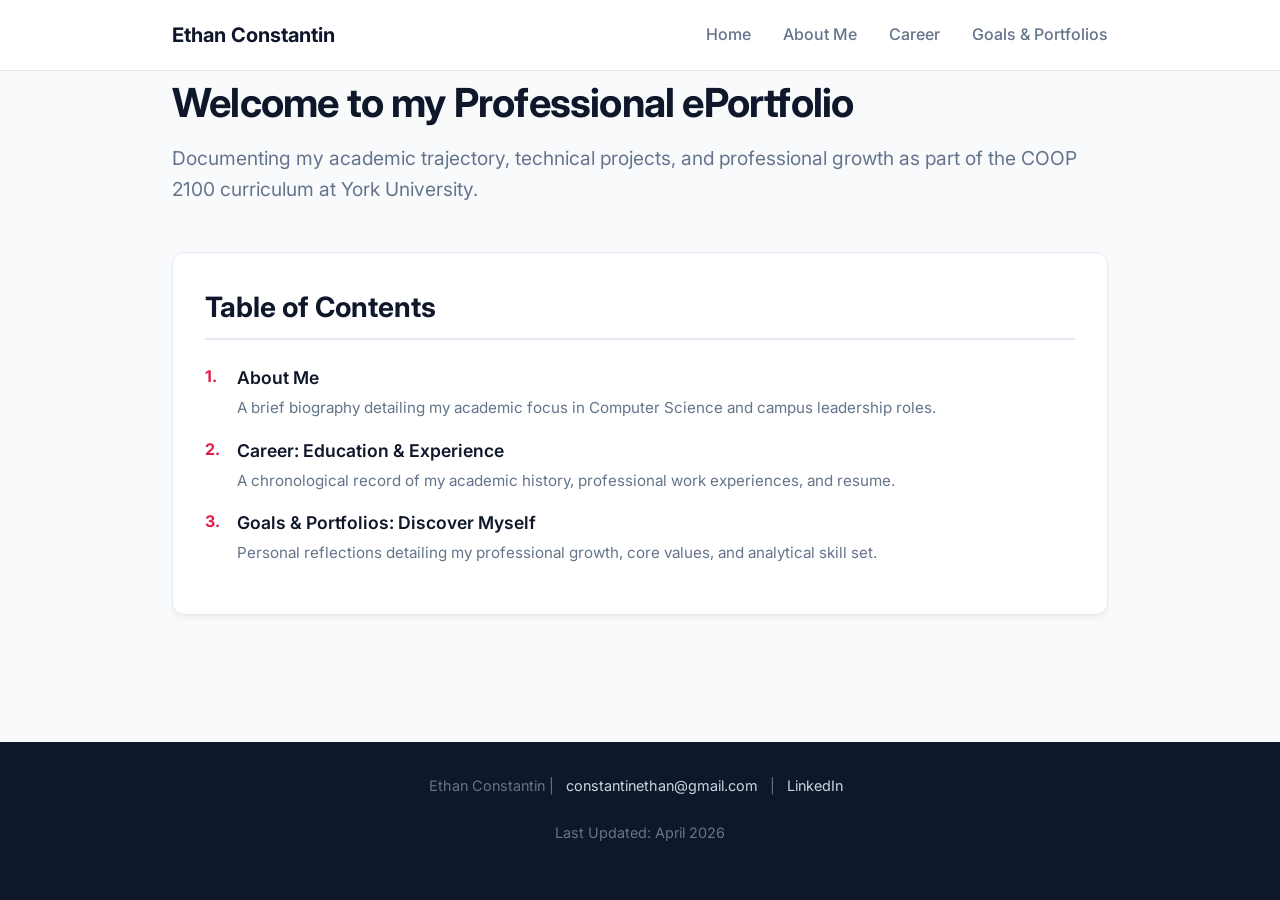
<file: index.html>
<!DOCTYPE html>
<html lang="en">
<head>
    <meta charset="UTF-8">
    <meta name="viewport" content="width=device-width, initial-scale=1.0">
    <title>Ethan Constantin - Professional ePortfolio</title>
    <link rel="stylesheet" href="styles.css">
</head>
<body>
    <header>
        <div class="container nav-wrapper">
            <nav>
                <a href="index.html" class="nav-brand">Ethan Constantin</a>
                <div class="nav-links">
                    <a href="index.html">Home</a>
                    <a href="about.html">About Me</a>
                    <a href="career.html">Career</a>
                    <a href="goals.html">Goals & Portfolios</a>
                </div>
            </nav>
        </div>
    </header>

    <main class="container">
        <h1>Welcome to my Professional ePortfolio</h1>
        <p style="font-size: 1.2rem;">Documenting my academic trajectory, technical projects, and professional growth as part of the COOP 2100 curriculum at York University.</p>

        <div class="card" style="margin-top: 3rem;">
            <h2>Table of Contents</h2>
            <ol class="toc-list">
                <li>
                    <a href="about.html">About Me</a>
                    <span class="toc-desc">A brief biography detailing my academic focus in Computer Science and campus leadership roles.</span>
                </li>
                <li>
                    <a href="career.html">Career: Education & Experience</a>
                    <span class="toc-desc">A chronological record of my academic history, professional work experiences, and resume.</span>
                </li>
                <li>
                    <a href="goals.html">Goals & Portfolios: Discover Myself</a>
                    <span class="toc-desc">Personal reflections detailing my professional growth, core values, and analytical skill set.</span>
                </li>
            </ol>
        </div>
    </main>

    <footer>
        <div class="container">
            <p>Ethan Constantin | <a href="mailto:constantinethan@gmail.com">constantinethan@gmail.com</a> | <a href="https://www.linkedin.com/in/ethan-constantin-b8b09223b" target="_blank">LinkedIn</a></p>
            <p style="margin-top: 0.5rem;">Last Updated: April 2026</p>
        </div>
    </footer>
</body>
</html>
</file>
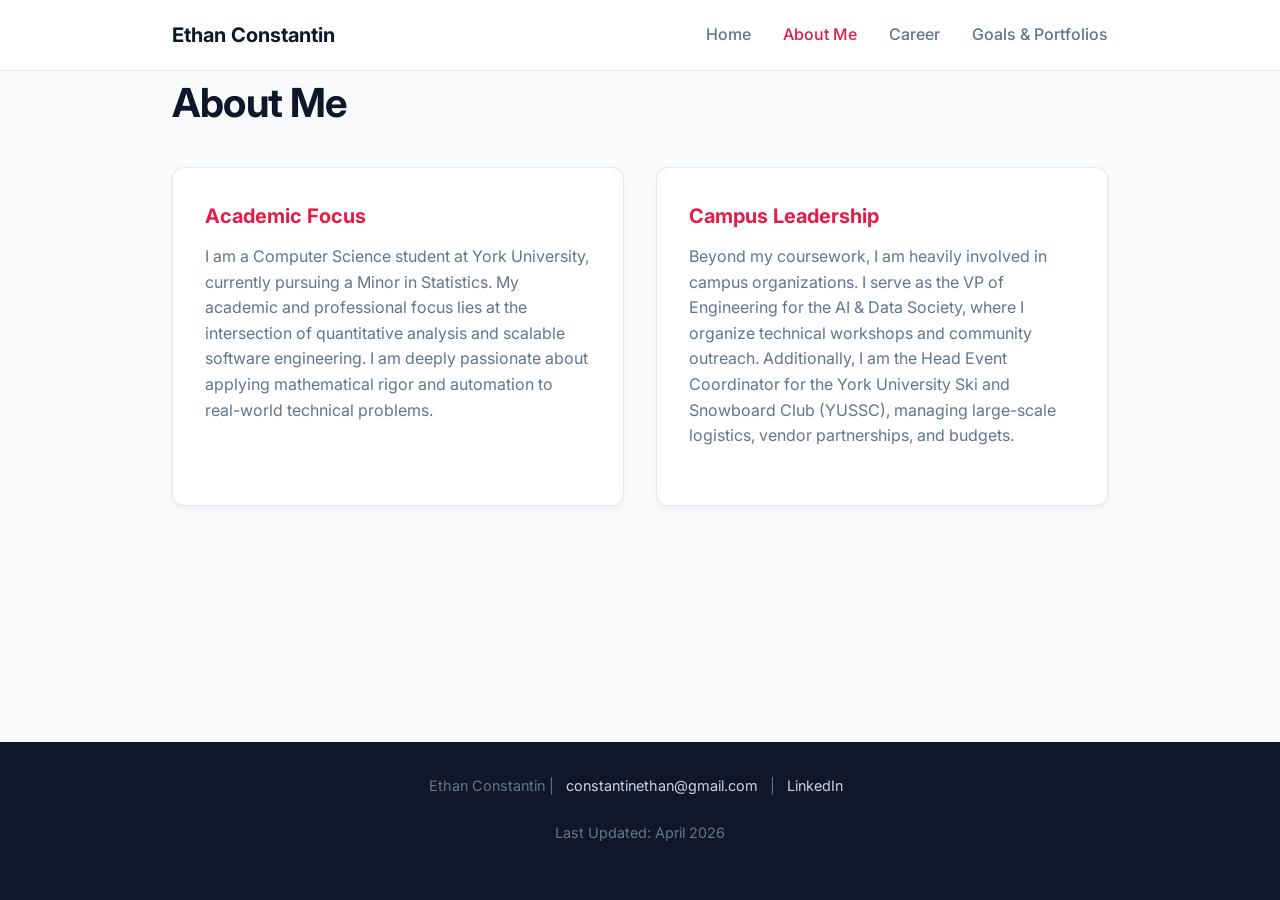
<file: about.html>
<!DOCTYPE html>
<html lang="en">
<head>
    <meta charset="UTF-8">
    <meta name="viewport" content="width=device-width, initial-scale=1.0">
    <title>About Me - Ethan Constantin</title>
    <link rel="stylesheet" href="styles.css">
</head>
<body>
    <header>
        <div class="container">
            <nav>
                <a href="index.html" class="nav-brand">Ethan Constantin</a>
                <div class="nav-links">
                    <a href="index.html">Home</a>
                    <a href="about.html" style="color: var(--brand-red);">About Me</a>
                    <a href="career.html">Career</a>
                    <a href="goals.html">Goals & Portfolios</a>
                </div>
            </nav>
        </div>
    </header>

    <main class="container">
        <h1>About Me</h1>
        
        <div class="grid-2" style="margin-top: 2rem;">
            <div class="card">
                <h3>Academic Focus</h3>
                <p>I am a Computer Science student at York University, currently pursuing a Minor in Statistics. My academic and professional focus lies at the intersection of quantitative analysis and scalable software engineering. I am deeply passionate about applying mathematical rigor and automation to real-world technical problems.</p>
            </div>

            <div class="card">
                <h3>Campus Leadership</h3>
                <p>Beyond my coursework, I am heavily involved in campus organizations. I serve as the VP of Engineering for the AI & Data Society, where I organize technical workshops and community outreach. Additionally, I am the Head Event Coordinator for the York University Ski and Snowboard Club (YUSSC), managing large-scale logistics, vendor partnerships, and budgets.</p>
            </div>
        </div>
    </main>

    <footer>
        <div class="container">
            <p>Ethan Constantin | <a href="mailto:constantinethan@gmail.com">constantinethan@gmail.com</a> | <a href="https://www.linkedin.com/in/ethan-constantin-b8b09223b" target="_blank">LinkedIn</a></p>
            <p style="margin-top: 0.5rem;">Last Updated: April 2026</p>
        </div>
    </footer>
</body>
</html>
</file>
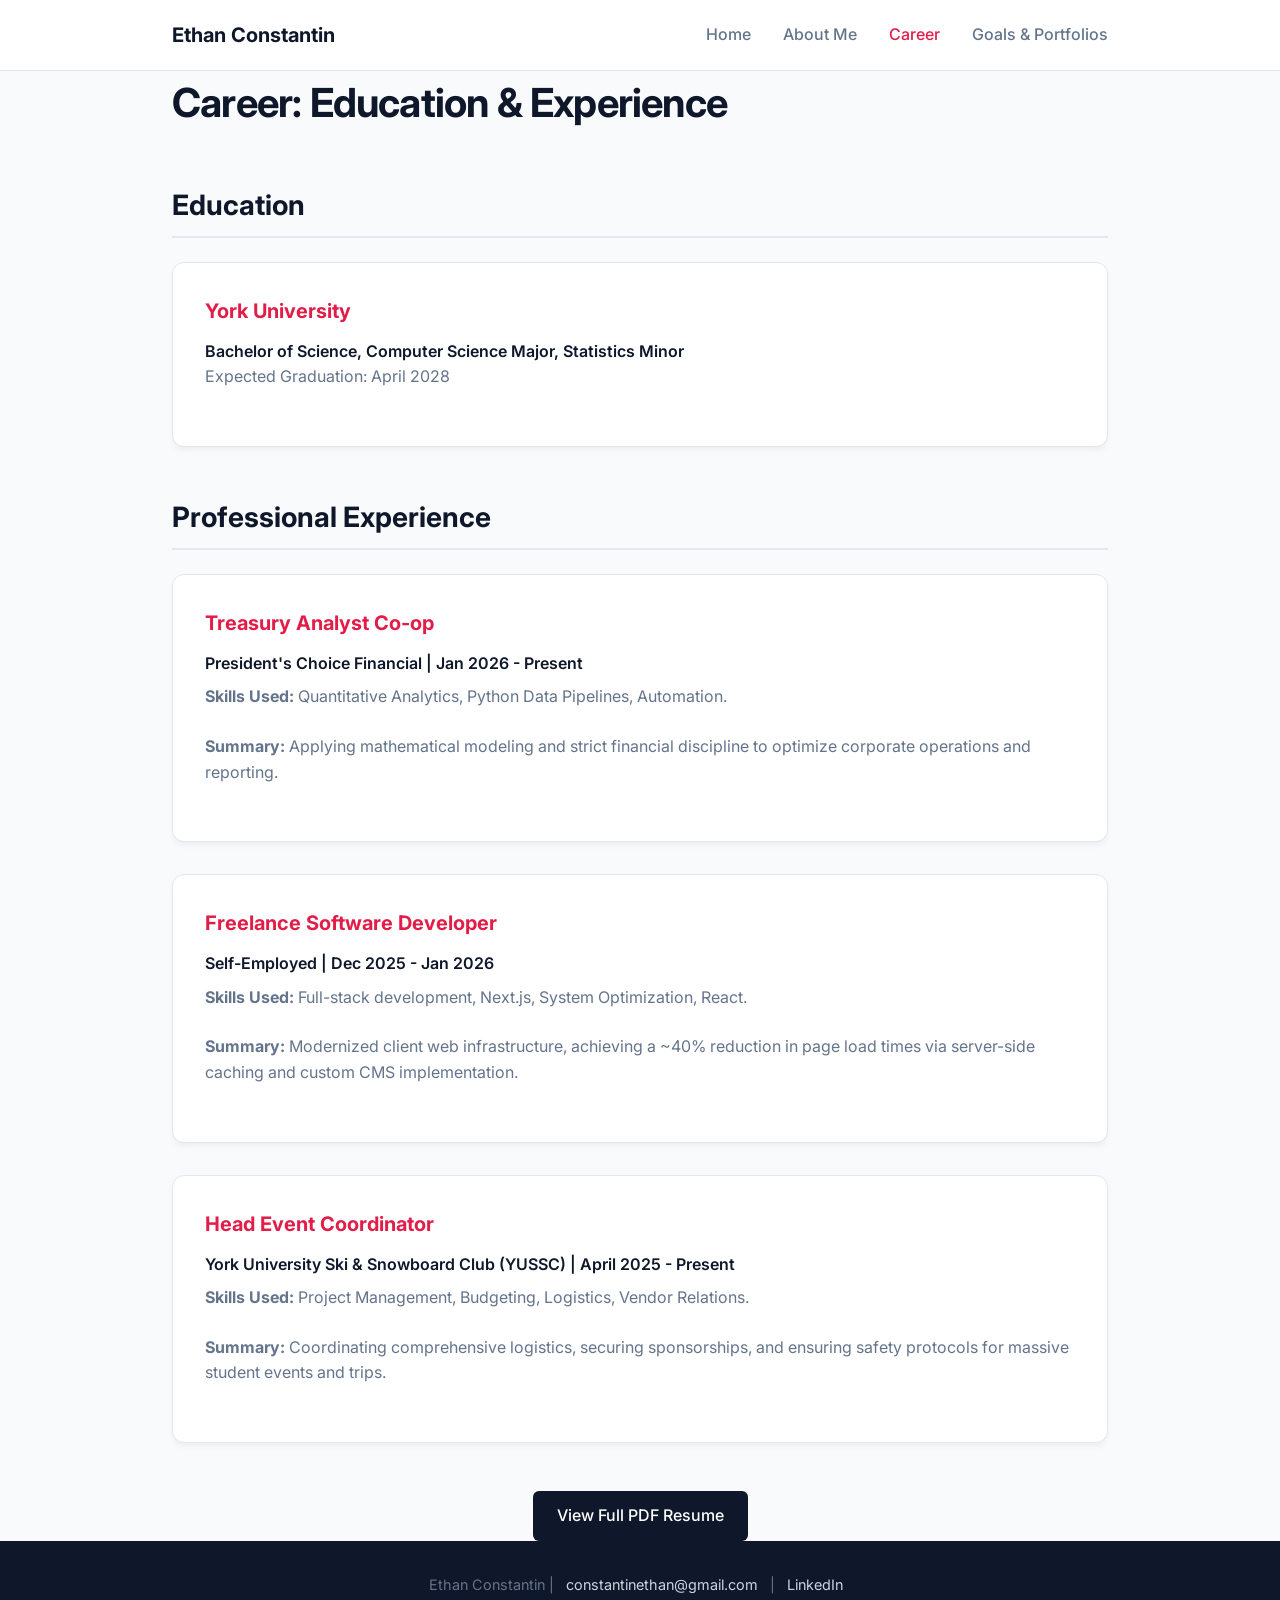
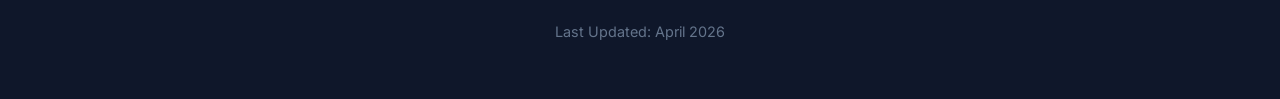
<file: career.html>
<!DOCTYPE html>
<html lang="en">
<head>
    <meta charset="UTF-8">
    <meta name="viewport" content="width=device-width, initial-scale=1.0">
    <title>Career - Ethan Constantin</title>
    <link rel="stylesheet" href="styles.css">
</head>
<body>
    <header>
        <div class="container">
            <nav>
                <a href="index.html" class="nav-brand">Ethan Constantin</a>
                <div class="nav-links">
                    <a href="index.html">Home</a>
                    <a href="about.html">About Me</a>
                    <a href="career.html" style="color: var(--brand-red);">Career</a>
                    <a href="goals.html">Goals & Portfolios</a>
                </div>
            </nav>
        </div>
    </header>

    <main class="container">
        <h1>Career: Education & Experience</h1>
        
        <h2 style="margin-top: 3rem;">Education</h2>
        <div class="card">
            <h3>York University</h3>
            <p style="margin-bottom: 0; color: var(--brand-navy); font-weight: 600;">Bachelor of Science, Computer Science Major, Statistics Minor</p>
            <p>Expected Graduation: April 2028</p>
        </div>

        <h2 style="margin-top: 3rem;">Professional Experience</h2>
        
        <div class="card">
            <h3>Treasury Analyst Co-op</h3>
            <p style="font-weight: 600; color: var(--brand-navy); margin-bottom: 0.5rem;">President's Choice Financial | Jan 2026 - Present</p>
            <p><strong>Skills Used:</strong> Quantitative Analytics, Python Data Pipelines, Automation.</p>
            <p><strong>Summary:</strong> Applying mathematical modeling and strict financial discipline to optimize corporate operations and reporting.</p>
        </div>

        <div class="card">
            <h3>Freelance Software Developer</h3>
            <p style="font-weight: 600; color: var(--brand-navy); margin-bottom: 0.5rem;">Self-Employed | Dec 2025 - Jan 2026</p>
            <p><strong>Skills Used:</strong> Full-stack development, Next.js, System Optimization, React.</p>
            <p><strong>Summary:</strong> Modernized client web infrastructure, achieving a ~40% reduction in page load times via server-side caching and custom CMS implementation.</p>
        </div>

        <div class="card">
            <h3>Head Event Coordinator</h3>
            <p style="font-weight: 600; color: var(--brand-navy); margin-bottom: 0.5rem;">York University Ski & Snowboard Club (YUSSC) | April 2025 - Present</p>
            <p><strong>Skills Used:</strong> Project Management, Budgeting, Logistics, Vendor Relations.</p>
            <p><strong>Summary:</strong> Coordinating comprehensive logistics, securing sponsorships, and ensuring safety protocols for massive student events and trips.</p>
        </div>

        <div style="margin-top: 3rem; text-align: center;">
            <a href="#" class="btn">View Full PDF Resume</a>
        </div>
    </main>

    <footer>
        <div class="container">
            <p>Ethan Constantin | <a href="mailto:constantinethan@gmail.com">constantinethan@gmail.com</a> | <a href="https://www.linkedin.com/in/ethan-constantin-b8b09223b" target="_blank">LinkedIn</a></p>
            <p style="margin-top: 0.5rem;">Last Updated: April 2026</p>
        </div>
    </footer>
</body>
</html>
</file>
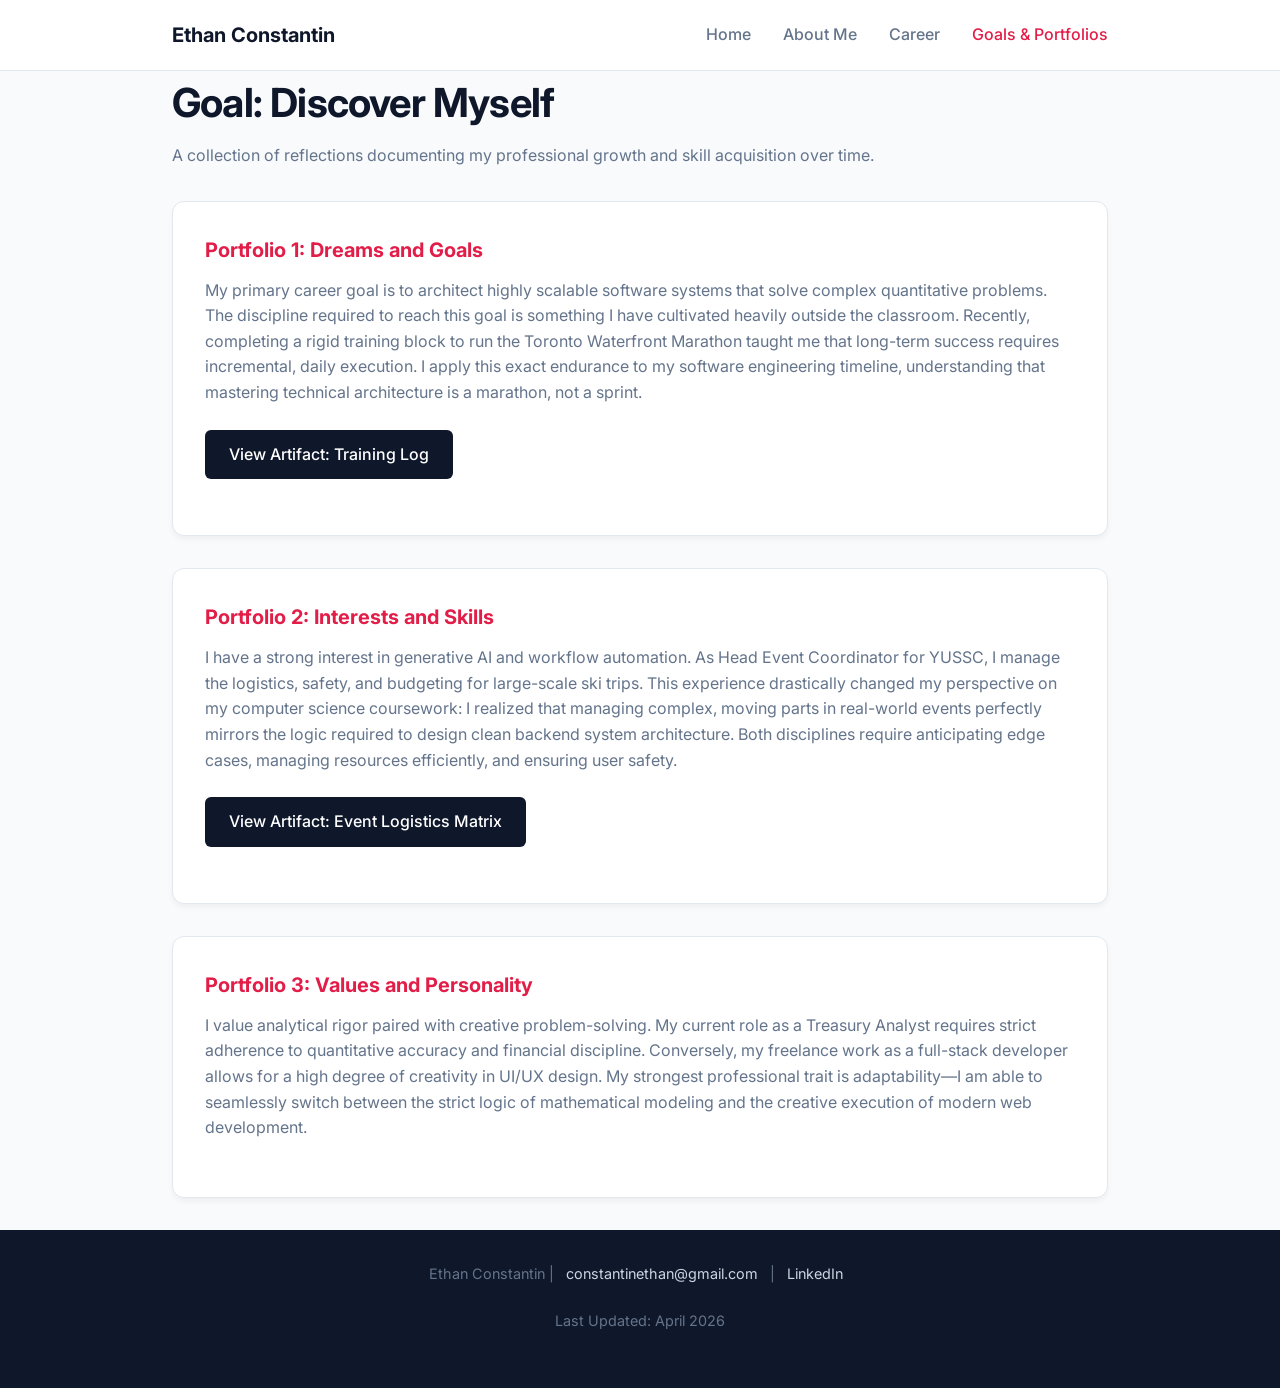
<file: goals.html>
<!DOCTYPE html>
<html lang="en">
<head>
    <meta charset="UTF-8">
    <meta name="viewport" content="width=device-width, initial-scale=1.0">
    <title>Goals & Portfolios - Ethan Constantin</title>
    <link rel="stylesheet" href="styles.css">
</head>
<body>
    <header>
        <div class="container">
            <nav>
                <a href="index.html" class="nav-brand">Ethan Constantin</a>
                <div class="nav-links">
                    <a href="index.html">Home</a>
                    <a href="about.html">About Me</a>
                    <a href="career.html">Career</a>
                    <a href="goals.html" style="color: var(--brand-red);">Goals & Portfolios</a>
                </div>
            </nav>
        </div>
    </header>

    <main class="container">
        <h1>Goal: Discover Myself</h1>
        <p>A collection of reflections documenting my professional growth and skill acquisition over time.</p>

        <div class="card" style="margin-top: 2rem;">
            <h3>Portfolio 1: Dreams and Goals</h3>
            <p>My primary career goal is to architect highly scalable software systems that solve complex quantitative problems. The discipline required to reach this goal is something I have cultivated heavily outside the classroom. Recently, completing a rigid training block to run the Toronto Waterfront Marathon taught me that long-term success requires incremental, daily execution. I apply this exact endurance to my software engineering timeline, understanding that mastering technical architecture is a marathon, not a sprint.</p>
            <p style="margin-top: 1rem;"><a href="marathon-log.html" class="btn">View Artifact: Training Log</a></p>
        </div>

        <div class="card">
            <h3>Portfolio 2: Interests and Skills</h3>
            <p>I have a strong interest in generative AI and workflow automation. As Head Event Coordinator for YUSSC, I manage the logistics, safety, and budgeting for large-scale ski trips. This experience drastically changed my perspective on my computer science coursework: I realized that managing complex, moving parts in real-world events perfectly mirrors the logic required to design clean backend system architecture. Both disciplines require anticipating edge cases, managing resources efficiently, and ensuring user safety.</p>
            <p style="margin-top: 1rem;"><a href="yussc-logistics.html" class="btn">View Artifact: Event Logistics Matrix</a></p>
        </div>

        <div class="card">
            <h3>Portfolio 3: Values and Personality</h3>
            <p>I value analytical rigor paired with creative problem-solving. My current role as a Treasury Analyst requires strict adherence to quantitative accuracy and financial discipline. Conversely, my freelance work as a full-stack developer allows for a high degree of creativity in UI/UX design. My strongest professional trait is adaptability—I am able to seamlessly switch between the strict logic of mathematical modeling and the creative execution of modern web development.</p>
        </div>
    </main>

    <footer>
        <div class="container">
            <p>Ethan Constantin | <a href="mailto:constantinethan@gmail.com">constantinethan@gmail.com</a> | <a href="https://www.linkedin.com/in/ethan-constantin-b8b09223b" target="_blank">LinkedIn</a></p>
            <p style="margin-top: 0.5rem;">Last Updated: April 2026</p>
        </div>
    </footer>
</body>
</html>
</file>
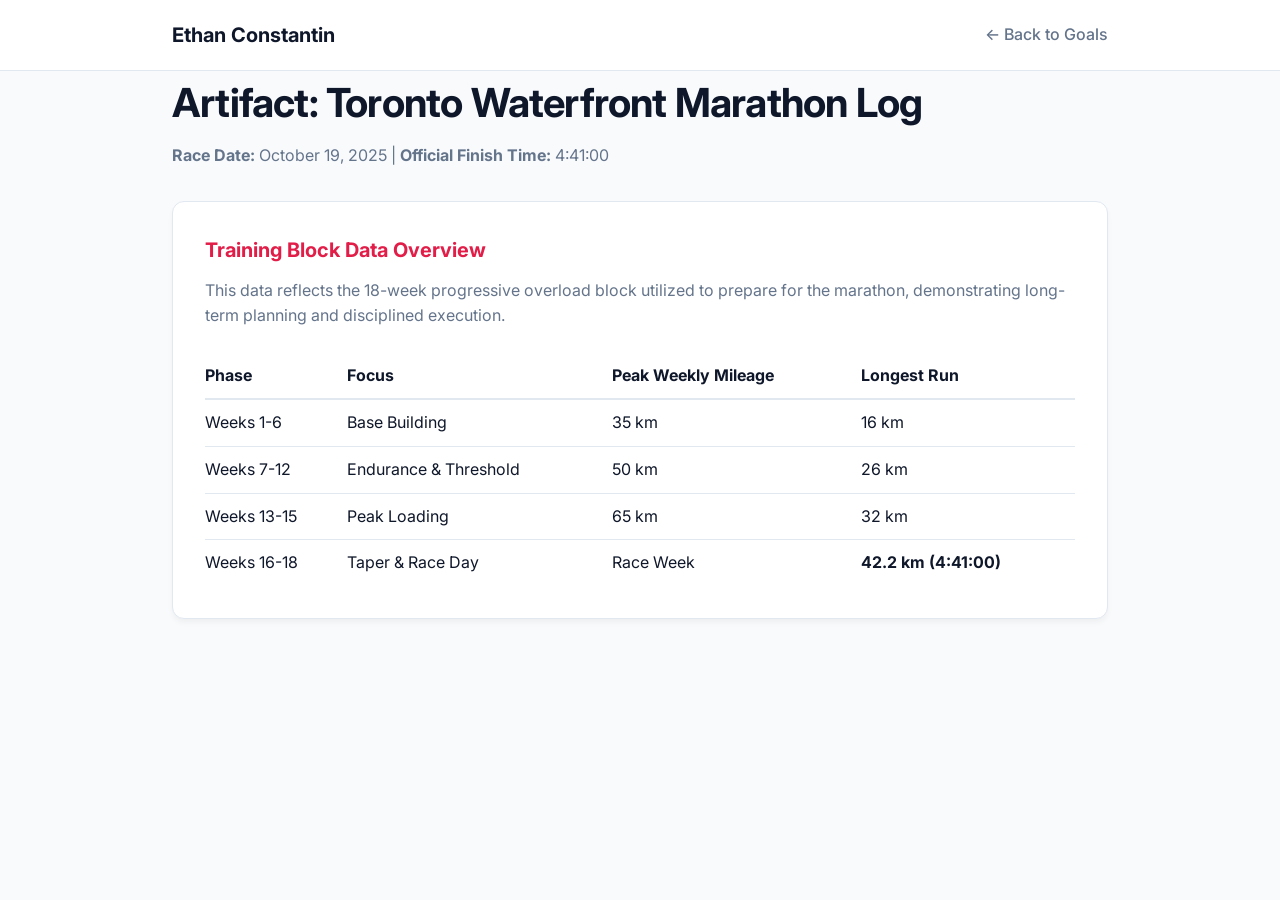
<file: marathon-log.html>
<!DOCTYPE html>
<html lang="en">
<head>
    <meta charset="UTF-8">
    <meta name="viewport" content="width=device-width, initial-scale=1.0">
    <title>Artifact: Marathon Training Log</title>
    <link rel="stylesheet" href="styles.css">
</head>
<body>
    <header>
        <div class="container">
            <nav>
                <a href="index.html" class="nav-brand">Ethan Constantin</a>
                <div class="nav-links">
                    <a href="goals.html">&larr; Back to Goals</a>
                </div>
            </nav>
        </div>
    </header>

    <main class="container">
        <h1>Artifact: Toronto Waterfront Marathon Log</h1>
        <p><strong>Race Date:</strong> October 19, 2025 | <strong>Official Finish Time:</strong> 4:41:00</p>
        
        <div class="card" style="margin-top: 2rem;">
            <h3>Training Block Data Overview</h3>
            <p>This data reflects the 18-week progressive overload block utilized to prepare for the marathon, demonstrating long-term planning and disciplined execution.</p>
            
            <table style="width: 100%; text-align: left; border-collapse: collapse; margin-top: 1.5rem;">
                <tr style="border-bottom: 2px solid var(--border);">
                    <th style="padding: 10px 0;">Phase</th>
                    <th style="padding: 10px 0;">Focus</th>
                    <th style="padding: 10px 0;">Peak Weekly Mileage</th>
                    <th style="padding: 10px 0;">Longest Run</th>
                </tr>
                <tr style="border-bottom: 1px solid var(--border);">
                    <td style="padding: 10px 0;">Weeks 1-6</td>
                    <td style="padding: 10px 0;">Base Building</td>
                    <td style="padding: 10px 0;">35 km</td>
                    <td style="padding: 10px 0;">16 km</td>
                </tr>
                <tr style="border-bottom: 1px solid var(--border);">
                    <td style="padding: 10px 0;">Weeks 7-12</td>
                    <td style="padding: 10px 0;">Endurance & Threshold</td>
                    <td style="padding: 10px 0;">50 km</td>
                    <td style="padding: 10px 0;">26 km</td>
                </tr>
                <tr style="border-bottom: 1px solid var(--border);">
                    <td style="padding: 10px 0;">Weeks 13-15</td>
                    <td style="padding: 10px 0;">Peak Loading</td>
                    <td style="padding: 10px 0;">65 km</td>
                    <td style="padding: 10px 0;">32 km</td>
                </tr>
                <tr>
                    <td style="padding: 10px 0;">Weeks 16-18</td>
                    <td style="padding: 10px 0;">Taper & Race Day</td>
                    <td style="padding: 10px 0;">Race Week</td>
                    <td style="padding: 10px 0;"><strong>42.2 km (4:41:00)</strong></td>
                </tr>
            </table>
        </div>
    </main>
</body>
</html>
</file>
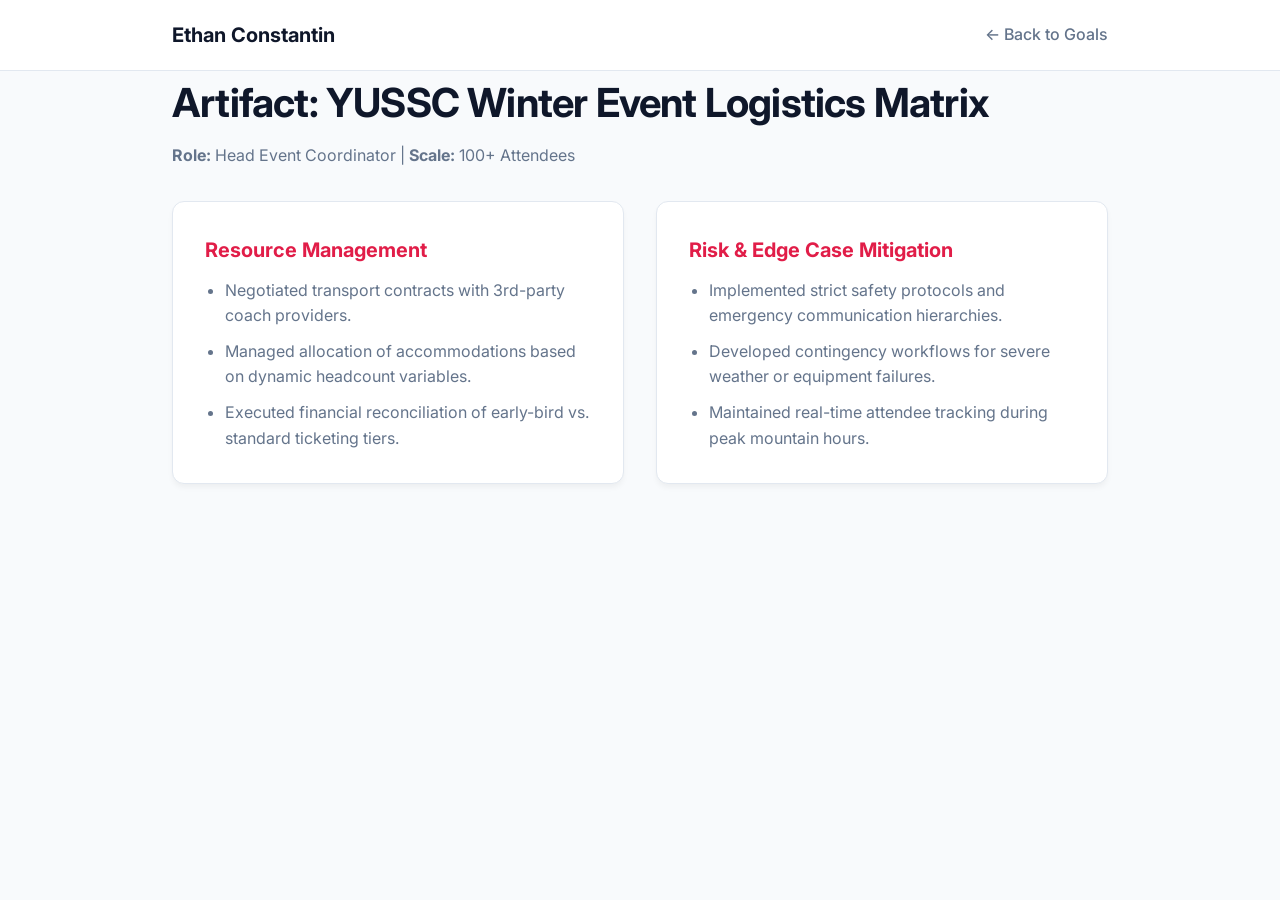
<file: yussc-logistics.html>
<!DOCTYPE html>
<html lang="en">
<head>
    <meta charset="UTF-8">
    <meta name="viewport" content="width=device-width, initial-scale=1.0">
    <title>Artifact: Event Logistics Matrix</title>
    <link rel="stylesheet" href="styles.css">
</head>
<body>
    <header>
        <div class="container">
            <nav>
                <a href="index.html" class="nav-brand">Ethan Constantin</a>
                <div class="nav-links">
                    <a href="goals.html">&larr; Back to Goals</a>
                </div>
            </nav>
        </div>
    </header>

    <main class="container">
        <h1>Artifact: YUSSC Winter Event Logistics Matrix</h1>
        <p><strong>Role:</strong> Head Event Coordinator | <strong>Scale:</strong> 100+ Attendees</p>
        
        <div class="grid-2" style="margin-top: 2rem;">
            <div class="card">
                <h3>Resource Management</h3>
                <ul style="padding-left: 20px; color: var(--brand-slate);">
                    <li style="margin-bottom: 10px;">Negotiated transport contracts with 3rd-party coach providers.</li>
                    <li style="margin-bottom: 10px;">Managed allocation of accommodations based on dynamic headcount variables.</li>
                    <li>Executed financial reconciliation of early-bird vs. standard ticketing tiers.</li>
                </ul>
            </div>

            <div class="card">
                <h3>Risk & Edge Case Mitigation</h3>
                <ul style="padding-left: 20px; color: var(--brand-slate);">
                    <li style="margin-bottom: 10px;">Implemented strict safety protocols and emergency communication hierarchies.</li>
                    <li style="margin-bottom: 10px;">Developed contingency workflows for severe weather or equipment failures.</li>
                    <li>Maintained real-time attendee tracking during peak mountain hours.</li>
                </ul>
            </div>
        </div>
    </main>
</body>
</html>
</file>
<file: styles.css>
@import url('https://fonts.googleapis.com/css2?family=Inter:wght@400;500;600;700&display=swap');

:root {
    --brand-navy: #0f172a;
    --brand-slate: #64748b;
    --brand-red: #e11d48;
    --bg-light: #f8fafc;
    --card-bg: #ffffff;
    --border: #e2e8f0;
}

* {
    margin: 0;
    padding: 0;
    box-sizing: border-box;
}

body {
    font-family: 'Inter', sans-serif;
    background-color: var(--bg-light);
    color: var(--brand-navy);
    line-height: 1.6;
    display: flex;
    flex-direction: column;
    min-height: 100vh;
}

.container {
    max-width: 1000px;
    margin: 0 auto;
    padding: 0 2rem;
    width: 100%;
}

/* Navigation */
header {
    background-color: var(--card-bg);
    border-bottom: 1px solid var(--border);
    position: sticky;
    top: 0;
    z-index: 100;
}

nav {
    display: flex;
    justify-content: space-between;
    align-items: center;
    height: 70px;
}

.nav-brand {
    font-weight: 700;
    font-size: 1.25rem;
    color: var(--brand-navy);
    text-decoration: none;
}

.nav-links {
    display: flex;
    gap: 2rem;
}

.nav-links a {
    text-decoration: none;
    color: var(--brand-slate);
    font-weight: 500;
    transition: color 0.2s ease;
}

.nav-links a:hover {
    color: var(--brand-red);
}

/* Main Content */
main {
    flex: 1;
    padding: 3rem 0;
}

h1 { font-size: 2.5rem; margin-bottom: 0.5rem; letter-spacing: -0.02em; }
h2 { font-size: 1.75rem; margin-bottom: 1.5rem; border-bottom: 2px solid var(--border); padding-bottom: 0.5rem; }
h3 { font-size: 1.25rem; margin-bottom: 0.75rem; color: var(--brand-red); }
p { color: var(--brand-slate); margin-bottom: 1.5rem; }

/* Cards & Layout */
.card {
    background: var(--card-bg);
    border: 1px solid var(--border);
    border-radius: 12px;
    padding: 2rem;
    margin-bottom: 2rem;
    box-shadow: 0 4px 6px -1px rgb(0 0 0 / 0.05);
    transition: transform 0.2s ease, box-shadow 0.2s ease;
}

.card:hover {
    transform: translateY(-2px);
    box-shadow: 0 10px 15px -3px rgb(0 0 0 / 0.05);
}

/* Table of Contents */
.toc-list {
    list-style: none;
    counter-reset: toc-counter;
}

.toc-list li {
    margin-bottom: 1rem;
    position: relative;
    padding-left: 2rem;
}

.toc-list li::before {
    counter-increment: toc-counter;
    content: counter(toc-counter) ".";
    position: absolute;
    left: 0;
    color: var(--brand-red);
    font-weight: 700;
}

.toc-list a {
    text-decoration: none;
    color: var(--brand-navy);
    font-weight: 600;
    font-size: 1.1rem;
}

.toc-list a:hover { color: var(--brand-red); }
.toc-desc { color: var(--brand-slate); font-size: 0.95rem; display: block; margin-top: 0.25rem; }

/* Grid Layouts */
.grid-2 {
    display: grid;
    grid-template-columns: 1fr 1fr;
    gap: 2rem;
}

/* Button */
.btn {
    display: inline-block;
    background-color: var(--brand-navy);
    color: white !important;
    padding: 0.75rem 1.5rem;
    border-radius: 6px;
    text-decoration: none;
    font-weight: 500;
    transition: background-color 0.2s ease;
}

.btn:hover { background-color: var(--brand-slate); }

/* Footer */
footer {
    background-color: var(--brand-navy);
    color: #94a3b8;
    padding: 2rem 0;
    text-align: center;
    font-size: 0.9rem;
}

footer a { color: #cbd5e1; text-decoration: none; margin: 0 0.5rem; }
footer a:hover { color: white; }
</file>
